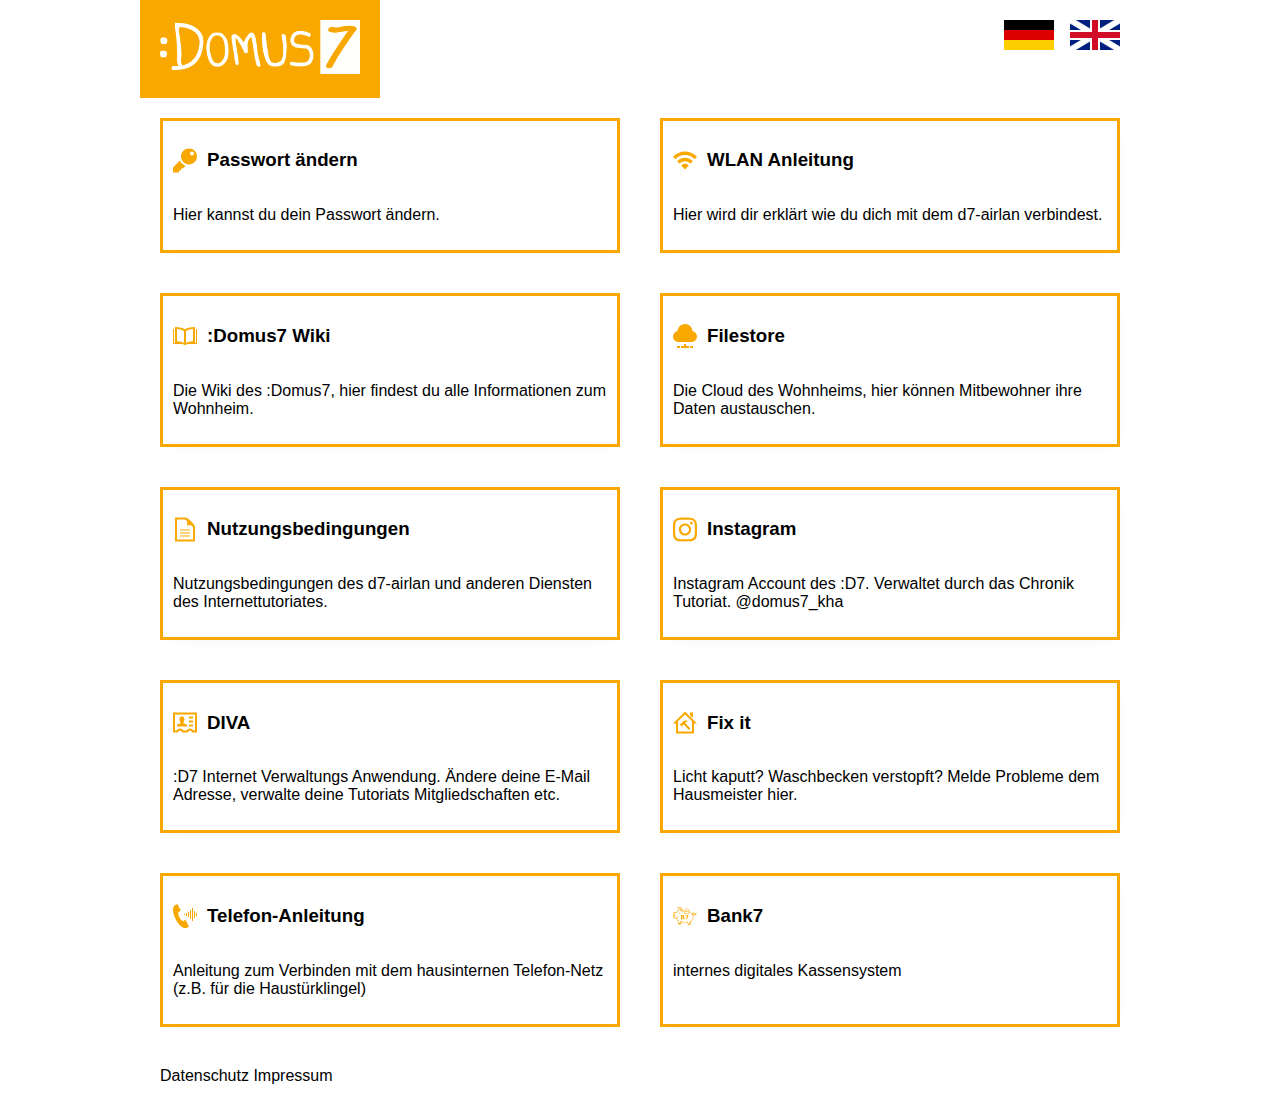
<file: index.html>
<!DOCTYPE html>
<html>

<head>
    <meta charset="utf-8">
    <meta name="description" content="Sammlung wichtiger Links zu Diensten, welche im :Domus7 benötigt werden." />
    <meta name="robots" content="index, nofollow" />
    <meta name="keywords"
        content="Wichtige Links Domus7, Important Links Domus7, Links Domus7, WLAN Domus7, WiFi Domus7, Wi-FI Domus7" />
    <link rel="stylesheet" type="text/css" href="main.css">
    <meta name="viewport" content="width=device-width, initial-scale=1.0, user-scalable=no">

    <title>:Domus7 - Wichtige Links</title>
</head>

<body>
    <div class="header">
        <div class="logo">
            <img src="images/logo-domus7.png" class="logo-image"></img>
        </div>
        <div class="languages">
            <div>
                <img id="german" alt="Deutsch" src="images/german.png" width="50px">
            </div>
            <div>
                <img id="english" alt="Englisch" src="images/english.png" width="50px">
            </div>
        </div>
    </div>


    <div class="cards">
        <div class="card">
            <a href="https://start.d7.whka.de/public/request-password-reset" target="_blank" class="rounded p3">
                <div class="card-header">
                    <img src="images/icons/password.svg" class="card-image"></img>

                    <h3 class="card-title">
                        <span class="eng">Change Password</span>
                        <span class="ger">Passwort ändern</span>
                    </h3>
                </div>

                <p class="description">
                    <span class="eng">Change your password on this site.</span>
                    <span class="ger">Hier kannst du dein Passwort ändern.</span>
                </p>
            </a>
        </div>

        <div class="card">
            <a href="https://start.d7.whka.de/public/dial-in" target="_blank" class="rounded p3">
                <div class="card-header">
                    <img src="images/icons/wifi.svg" class="card-image"></img>

                    <h3 class="card-title">
                        <span class="eng">WiFi Tutorial</span>
                        <span class="ger">WLAN Anleitung</span>
                    </h3>
                </div>

                <p class="description">
                    <span class="eng">
                        Here's how you connect with the d7-airlan wifi.
                    </span>
                    <span class="ger">
                        Hier wird dir erklärt wie du dich mit dem d7-airlan verbindest.
                    </span>
                </p>
            </a>
        </div>

        <div class="card">
            <a href="https://wiki.d7.whka.de" target="_blank" class="rounded p3">
                <div class="card-header">
                    <img src="images/icons/wiki.svg" class="card-image"></img>

                    <h3 class="card-title">:Domus7 Wiki</h3>
                </div>
               
                <p class="description">
                    <span class="eng">
                        The wiki of :Domus7, here you will find all information about the dorm.
                    </span>
                    <span class="ger">
                        Die Wiki des :Domus7, hier findest du alle Informationen zum Wohnheim.
                    </span>
                </p>
            </a>
        </div>


        <div class="card">
            <a href="https://filestore.d7.whka.de" target="_blank" class="rounded p3">
                <div class="card-header">
                    <img src="images/icons/cloud.svg" class="card-image"></img>
                    <h3 class="card-title">Filestore</h3>
                </div>

                <p class="description">
                    <span class="eng">The dorm cloud, where roommates can exchange their data.</span>
                    <span class="ger">Die Cloud des Wohnheims, hier können Mitbewohner ihre Daten austauschen.</span>
                </p>
            </a>
        </div>

        <div class="card">
            <a href="https://info.domus7.org/Nutzungsbedingungen.pdf" target="_blank" class="rounded p3">
                <div class="card-header">
                    <img src="images/icons/terms.svg" class="card-image"></img>

                    <h3 class="card-title">
                        <span class="eng">Terms of Use</span>
                        <span class="ger">Nutzungsbedingungen</span>
                    </h3>
                </div>

                <p class="description">
                    <span class="eng">Terms of use for d7-airlan and other services from the Internettuoriat (only in
                        German).</span>
                    <span class="ger">Nutzungsbedingungen des d7-airlan und anderen Diensten des
                        Internettutoriates.</span>
                </p>
            </a>
        </div>

        <div class="card">
            <a href="https://www.instagram.com/domus7_kha/" target="_blank" class="rounded p3">
                <div class="card-header">
                    <img src="images/icons/instagram.svg" class="card-image"></img>

                    <h3 class="card-title">Instagram</h3>
                </div>

                <p class="description">
                    <span class="eng">Instagram account of the :D7. Managed by de chronik tutoriat. @domus7_kha</span>
                    <span class="ger">Instagram Account des :D7. Verwaltet durch das Chronik Tutoriat.
                        @domus7_kha</span>
                </p>
            </a>
        </div>

        <div class="card">
            <a href="https://diva.d7.whka.de" target="_blank" class="rounded p3">
                <div class="card-header">
                    <img src="images/icons/diva_settings.svg" class="card-image"></img>
                    <h3 class="card-title">DIVA</h3>
                </div>

                <p class="description">
                    <span class="eng">:D7 Internet management tool. Change your E-Mail address, manage your tutoriat
                        membership etc.</span>
                    <span class="ger">:D7 Internet Verwaltungs Anwendung. Ändere deine E-Mail Adresse, verwalte deine
                        Tutoriats Mitgliedschaften etc.</span>
                </p>
            </a>
        </div>

        <div class="card">
            <a href="https://fix.d7.whka.de/" target="_blank" class="rounded p3">
                <div class="card-header">
                    <img src="images/icons/fix.svg" class="card-image"></img>
                    <h3 class="card-title">Fix it</h3>
                </div>
                
                <p class="description">
                    <span class="eng">Lightbulb broken? Sink clogged? Inform the housekeeper with this ticket
                        system.</span>
                    <span class="ger">Licht kaputt? Waschbecken verstopft? Melde Probleme dem Hausmeister hier.</span>
                </p>
            </a>
        </div>

        <div class="card">
            <a href="https://info.domus7.org/telefon" target="_blank" class="rounded p3">
                <div class="card-header">
                    <img src="images/icons/phone.svg" class="card-image"></img>
                    <h3 class="card-title">Telefon-Anleitung</h3>
                </div>
                <p class="description">
                    <span class="eng">How to connect to the internal phone network (e.g. to use the doorbell)</span>
                    <span class="ger">Anleitung zum Verbinden mit dem hausinternen Telefon-Netz (z.B. für die
                        Haustürklingel)</span>
                </p>
            </a>
        </div>

        <div class="card">
            <a href="https://bank.d7.whka.de" target="_blank" class="rounded p3">
                <div class="card-header">
                    <img src="images/icons/piggy_b7_v1.svg" class="card-image"></img>
                    <h3 class="card-title">Bank7</h3>
                </div>

                <p class="description">
                    <span class="eng">internal digital cash boxes</span>
                    <span class="ger">internes digitales Kassensystem</span>
                </p>
            </a>
        </div>


    </div>
    </div>
    <footer style="padding: 20px">
        <a href="/datenschutz.html">Datenschutz</a>
        <a href="/impressum.html">Impressum</a>
    </footer>
    <!-- JavaScript Import -->
    <script src="main.js"></script>
</body>

</html>
</file>
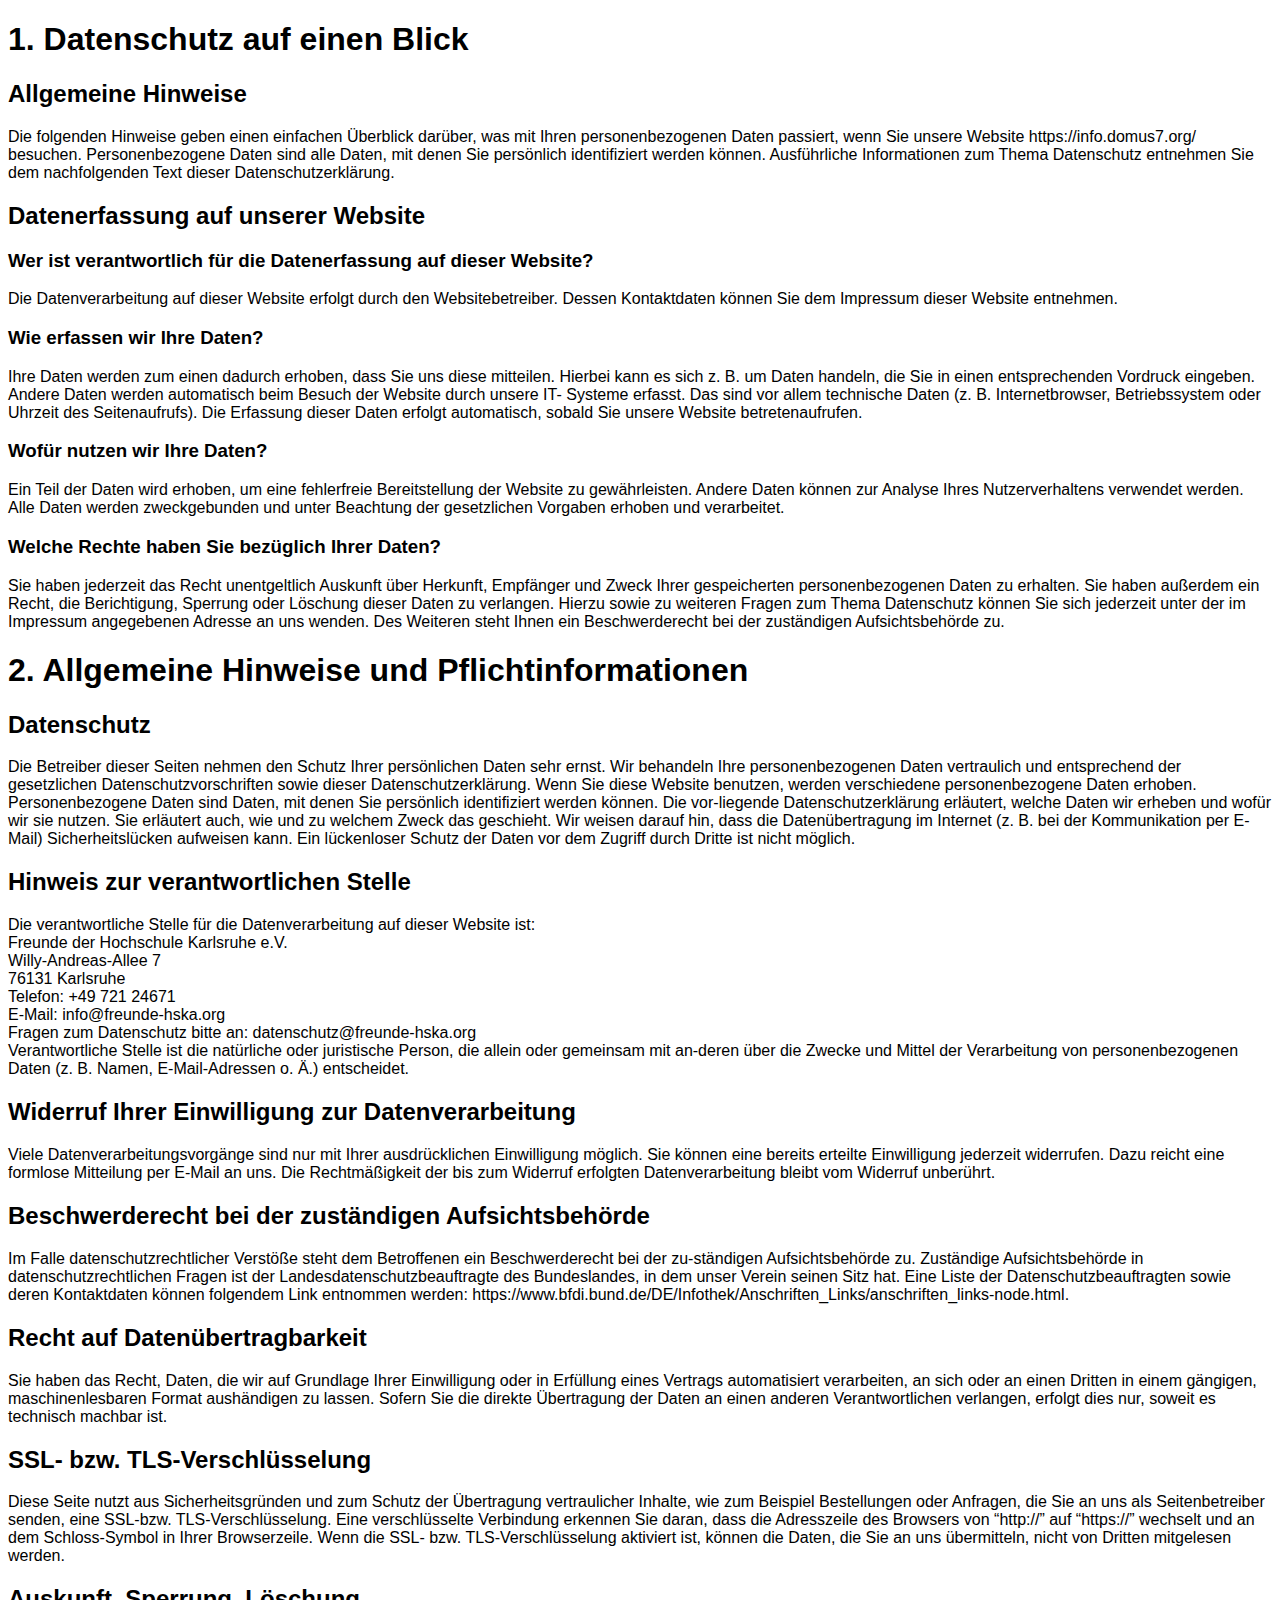
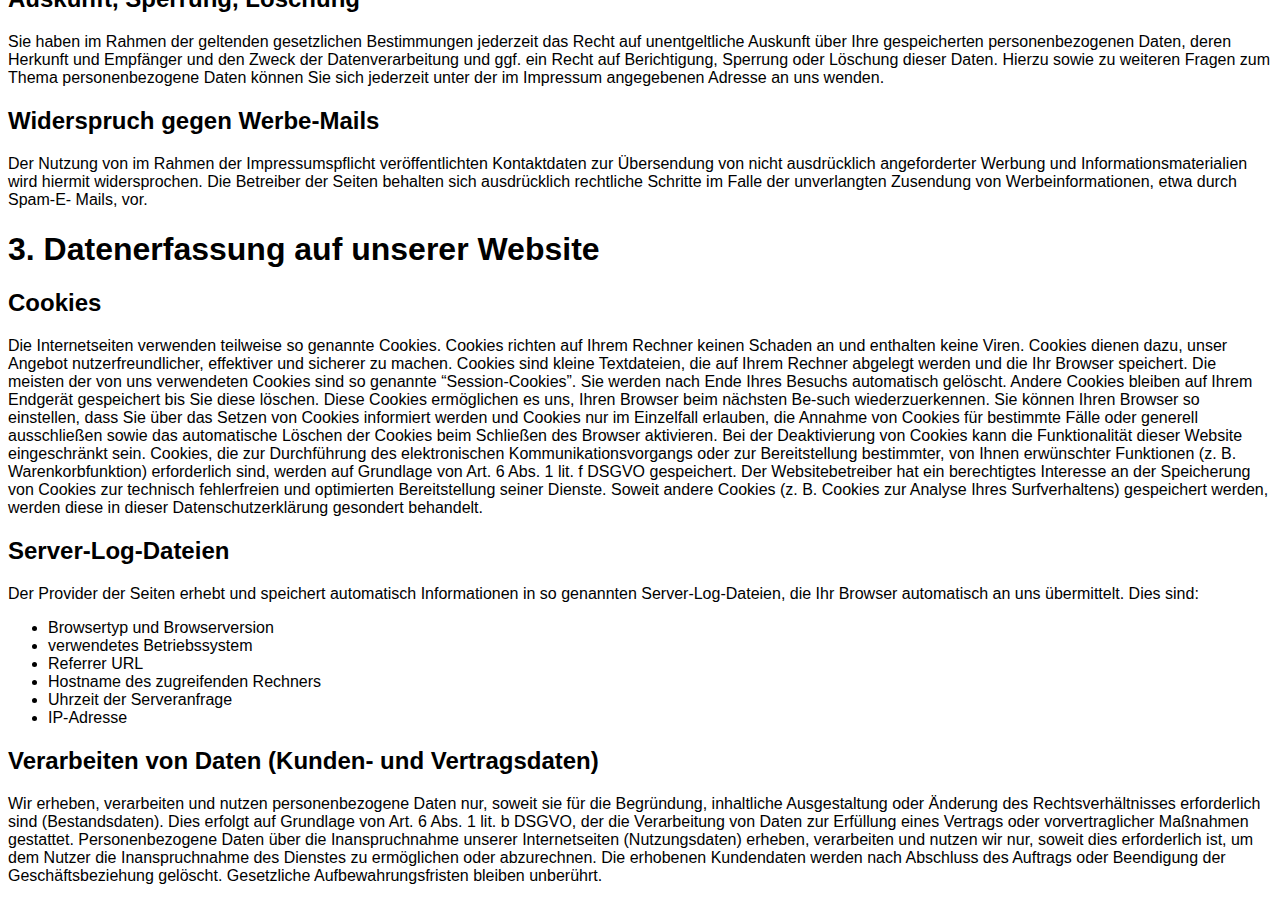
<file: datenschutz.html>
<!DOCTYPE html>
<html>
	<head>
		<title>Datenschutz - info.domus7.org</title>
		<meta charset="utf-8" />
		<style> body { font-family: "Arial"; } </style>
	</head>
	<body>
		<h1>1. Datenschutz auf einen Blick</h1>
		<h2>Allgemeine Hinweise</h2>
		<p>Die folgenden Hinweise geben einen einfachen Überblick darüber, was mit Ihren
		   personenbezogenen Daten passiert, wenn Sie unsere Website https://info.domus7.org/
		   besuchen. Personenbezogene Daten sind alle Daten, mit denen Sie persönlich identifiziert
		   werden können. Ausführliche Informationen zum Thema Datenschutz entnehmen Sie
		   dem nachfolgenden Text dieser Datenschutzerklärung.</p>
		<h2>Datenerfassung auf unserer Website</h2>
		<h3>Wer ist verantwortlich für die Datenerfassung auf dieser Website?</h3>
		<p>Die Datenverarbeitung auf dieser Website erfolgt durch den Websitebetreiber. Dessen
         	   Kontaktdaten können Sie dem Impressum dieser Website entnehmen.</p>
		<h3>Wie erfassen wir Ihre Daten?</h3>
		<p>Ihre Daten werden zum einen dadurch erhoben, dass Sie uns diese mitteilen. Hierbei kann
		   es sich z. B. um Daten handeln, die Sie in einen entsprechenden Vordruck
		   eingeben. Andere Daten werden automatisch beim Besuch der Website durch unsere IT-
		   Systeme erfasst. Das sind vor allem technische Daten (z. B. Internetbrowser, Betriebssystem
		   oder Uhrzeit des Seitenaufrufs). Die Erfassung dieser Daten erfolgt automatisch, sobald Sie
		   unsere Website betretenaufrufen.</p>
		<h3>Wofür nutzen wir Ihre Daten?</h3>
		<p>Ein Teil der Daten wird erhoben, um eine fehlerfreie Bereitstellung der Website zu
		   gewährleisten. Andere Daten können zur Analyse Ihres Nutzerverhaltens verwendet werden.
		   Alle Daten werden zweckgebunden und unter Beachtung der gesetzlichen Vorgaben
		   erhoben und verarbeitet.</p>
		<h3>Welche Rechte haben Sie bezüglich Ihrer Daten?</h3>
		<p>Sie haben jederzeit das Recht unentgeltlich Auskunft über Herkunft, Empfänger und Zweck
		   Ihrer gespeicherten personenbezogenen Daten zu erhalten. Sie haben außerdem ein Recht,
		   die Berichtigung, Sperrung oder Löschung dieser Daten zu verlangen. Hierzu sowie zu
		   weiteren Fragen zum Thema Datenschutz können Sie sich jederzeit unter der im Impressum
		   angegebenen Adresse an uns wenden. Des Weiteren steht Ihnen ein Beschwerderecht bei
		   der zuständigen Aufsichtsbehörde zu.</p>
		
		<h1>2. Allgemeine Hinweise und Pflichtinformationen</h2>
		<h2>Datenschutz</h2>
		<p>Die Betreiber dieser Seiten nehmen den Schutz Ihrer persönlichen Daten sehr ernst. Wir
		   behandeln Ihre personenbezogenen Daten vertraulich und entsprechend der gesetzlichen
		   Datenschutzvorschriften sowie dieser Datenschutzerklärung. Wenn Sie diese Website
		   benutzen, werden verschiedene personenbezogene Daten erhoben. Personenbezogene
		   Daten sind Daten, mit denen Sie persönlich identifiziert werden können. Die vor-liegende
		   Datenschutzerklärung erläutert, welche Daten wir erheben und wofür wir sie nutzen. Sie
		   erläutert auch, wie und zu welchem Zweck das geschieht. Wir weisen darauf hin, dass die
		   Datenübertragung im Internet (z. B. bei der Kommunikation per E-Mail) Sicherheitslücken
		   aufweisen kann. Ein lückenloser Schutz der Daten vor dem Zugriff durch Dritte ist nicht
		   möglich.</p>
		<h2>Hinweis zur verantwortlichen Stelle</h2>
		<p>Die verantwortliche Stelle für die Datenverarbeitung auf dieser Website ist:<br>
		   Freunde der Hochschule Karlsruhe e.V.<br>
		   Willy-Andreas-Allee 7<br>
		   76131 Karlsruhe<br>
		   Telefon: +49 721 24671<br>
		   E-Mail: info@freunde-hska.org<br>
		  Fragen zum Datenschutz bitte an: datenschutz@freunde-hska.org<br>
		  Verantwortliche Stelle ist die natürliche oder juristische Person, die allein oder gemeinsam
		  mit an-deren über die Zwecke und Mittel der Verarbeitung von personenbezogenen Daten
		  (z. B. Namen, E-Mail-Adressen o. Ä.) entscheidet.</p>
		<h2>Widerruf Ihrer Einwilligung zur Datenverarbeitung</h2>
		<p>Viele Datenverarbeitungsvorgänge sind nur mit Ihrer ausdrücklichen Einwilligung möglich.
		   Sie können eine bereits erteilte Einwilligung jederzeit widerrufen. Dazu reicht eine formlose
		   Mitteilung per E-Mail an uns. Die Rechtmäßigkeit der bis zum Widerruf erfolgten
		   Datenverarbeitung bleibt vom Widerruf unberührt.</p>
		<h2>Beschwerderecht bei der zuständigen Aufsichtsbehörde</h2>
		<p>Im Falle datenschutzrechtlicher Verstöße steht dem Betroffenen ein Beschwerderecht bei
		   der zu-ständigen Aufsichtsbehörde zu. Zuständige Aufsichtsbehörde in
		   datenschutzrechtlichen Fragen ist der Landesdatenschutzbeauftragte des Bundeslandes, in
		   dem unser Verein seinen Sitz hat. Eine Liste der Datenschutzbeauftragten sowie deren
		   Kontaktdaten können folgendem Link entnommen werden:
 		   https://www.bfdi.bund.de/DE/Infothek/Anschriften_Links/anschriften_links-node.html.</p>
		<h2>Recht auf Datenübertragbarkeit</h2>
		<p>Sie haben das Recht, Daten, die wir auf Grundlage Ihrer Einwilligung oder in Erfüllung eines
		   Vertrags automatisiert verarbeiten, an sich oder an einen Dritten in einem gängigen,
		   maschinenlesbaren Format aushändigen zu lassen. Sofern Sie die direkte Übertragung der
		   Daten an einen anderen Verantwortlichen verlangen, erfolgt dies nur, soweit es technisch
		   machbar ist.</p>
		<h2>SSL- bzw. TLS-Verschlüsselung</h2>
		<p>Diese Seite nutzt aus Sicherheitsgründen und zum Schutz der Übertragung vertraulicher
		   Inhalte, wie zum Beispiel Bestellungen oder Anfragen, die Sie an uns als Seitenbetreiber
		   senden, eine SSL-bzw. TLS-Verschlüsselung. Eine verschlüsselte Verbindung erkennen Sie
		   daran, dass die Adresszeile des Browsers von “http://” auf “https://” wechselt und an dem
		   Schloss-Symbol in Ihrer Browserzeile. Wenn die SSL- bzw. TLS-Verschlüsselung aktiviert ist,
		   können die Daten, die Sie an uns übermitteln, nicht von Dritten mitgelesen werden.</p>
		<h2>Auskunft, Sperrung, Löschung</h2>
		<p>Sie haben im Rahmen der geltenden gesetzlichen Bestimmungen jederzeit das Recht auf
		   unentgeltliche Auskunft über Ihre gespeicherten personenbezogenen Daten, deren Herkunft
		   und Empfänger und den Zweck der Datenverarbeitung und ggf. ein Recht auf Berichtigung,
		   Sperrung oder Löschung dieser Daten. Hierzu sowie zu weiteren Fragen zum Thema
  		   personenbezogene Daten können Sie sich jederzeit unter der im Impressum angegebenen
		   Adresse an uns wenden.</p>
		<h2>Widerspruch gegen Werbe-Mails</h2>
		<p>Der Nutzung von im Rahmen der Impressumspflicht veröffentlichten Kontaktdaten zur
		   Übersendung von nicht ausdrücklich angeforderter Werbung und Informationsmaterialien
		   wird hiermit widersprochen. Die Betreiber der Seiten behalten sich ausdrücklich rechtliche
		   Schritte im Falle der unverlangten Zusendung von Werbeinformationen, etwa durch Spam-E-
		   Mails, vor.</p>
		<h1>3. Datenerfassung auf unserer Website</h1>
		<h2>Cookies</h2>
		<p>Die Internetseiten verwenden teilweise so genannte Cookies. Cookies richten auf Ihrem
		   Rechner keinen Schaden an und enthalten keine Viren. Cookies dienen dazu, unser Angebot
		   nutzerfreundlicher, effektiver und sicherer zu machen. Cookies sind kleine Textdateien, die
		   auf Ihrem Rechner abgelegt werden und die Ihr Browser speichert. Die meisten der von uns
		   verwendeten Cookies sind so genannte “Session-Cookies”. Sie werden nach Ende Ihres
		   Besuchs automatisch gelöscht. Andere Cookies bleiben auf Ihrem Endgerät gespeichert bis
		   Sie diese löschen. Diese Cookies ermöglichen es uns, Ihren Browser beim nächsten Be-such
		   wiederzuerkennen. Sie können Ihren Browser so einstellen, dass Sie über das Setzen von
		   Cookies informiert werden und Cookies nur im Einzelfall erlauben, die Annahme von Cookies
		   für bestimmte Fälle oder generell ausschließen sowie das automatische Löschen der Cookies
		   beim Schließen des Browser aktivieren. Bei der Deaktivierung von Cookies kann die
		   Funktionalität dieser Website eingeschränkt sein. Cookies, die zur Durchführung des
		   elektronischen Kommunikationsvorgangs oder zur Bereitstellung bestimmter, von Ihnen
		   erwünschter Funktionen (z. B. Warenkorbfunktion) erforderlich sind, werden auf Grundlage
		   von Art. 6 Abs. 1 lit. f DSGVO gespeichert. Der Websitebetreiber hat ein berechtigtes
		   Interesse an der Speicherung von Cookies zur technisch fehlerfreien und optimierten
		   Bereitstellung seiner Dienste. Soweit andere Cookies (z. B. Cookies zur Analyse Ihres
		   Surfverhaltens) gespeichert werden, werden diese in dieser Datenschutzerklärung gesondert
		   behandelt.</p>
		<h2>Server-Log-Dateien</h2>
		<p>Der Provider der Seiten erhebt und speichert automatisch Informationen in so genannten
		   Server-Log-Dateien, die Ihr Browser automatisch an uns übermittelt. Dies sind:
		   <ul>
			   <li>Browsertyp und Browserversion</li>
			   <li>verwendetes Betriebssystem</li>
			   <li>Referrer URL</li>
			   <li>Hostname des zugreifenden Rechners</li>
			   <li>Uhrzeit der Serveranfrage</li>
			   <li>IP-Adresse</li>
		   </ul></p>
		<h2>Verarbeiten von Daten (Kunden- und Vertragsdaten)</h2>
		<p>Wir erheben, verarbeiten und nutzen personenbezogene Daten nur, soweit sie für die
		   Begründung, inhaltliche Ausgestaltung oder Änderung des Rechtsverhältnisses erforderlich
		   sind (Bestandsdaten). Dies erfolgt auf Grundlage von Art. 6 Abs. 1 lit. b DSGVO, der die
		   Verarbeitung von Daten zur Erfüllung eines Vertrags oder vorvertraglicher Maßnahmen
		   gestattet. Personenbezogene Daten über die Inanspruchnahme unserer Internetseiten
	           (Nutzungsdaten) erheben, verarbeiten und nutzen wir nur, soweit dies erforderlich ist, um
		   dem Nutzer die Inanspruchnahme des Dienstes zu ermöglichen oder abzurechnen. Die
		   erhobenen Kundendaten werden nach Abschluss des Auftrags oder Beendigung der
		   Geschäftsbeziehung gelöscht. Gesetzliche Aufbewahrungsfristen bleiben unberührt.</p>
	</body>
</html>
</file>
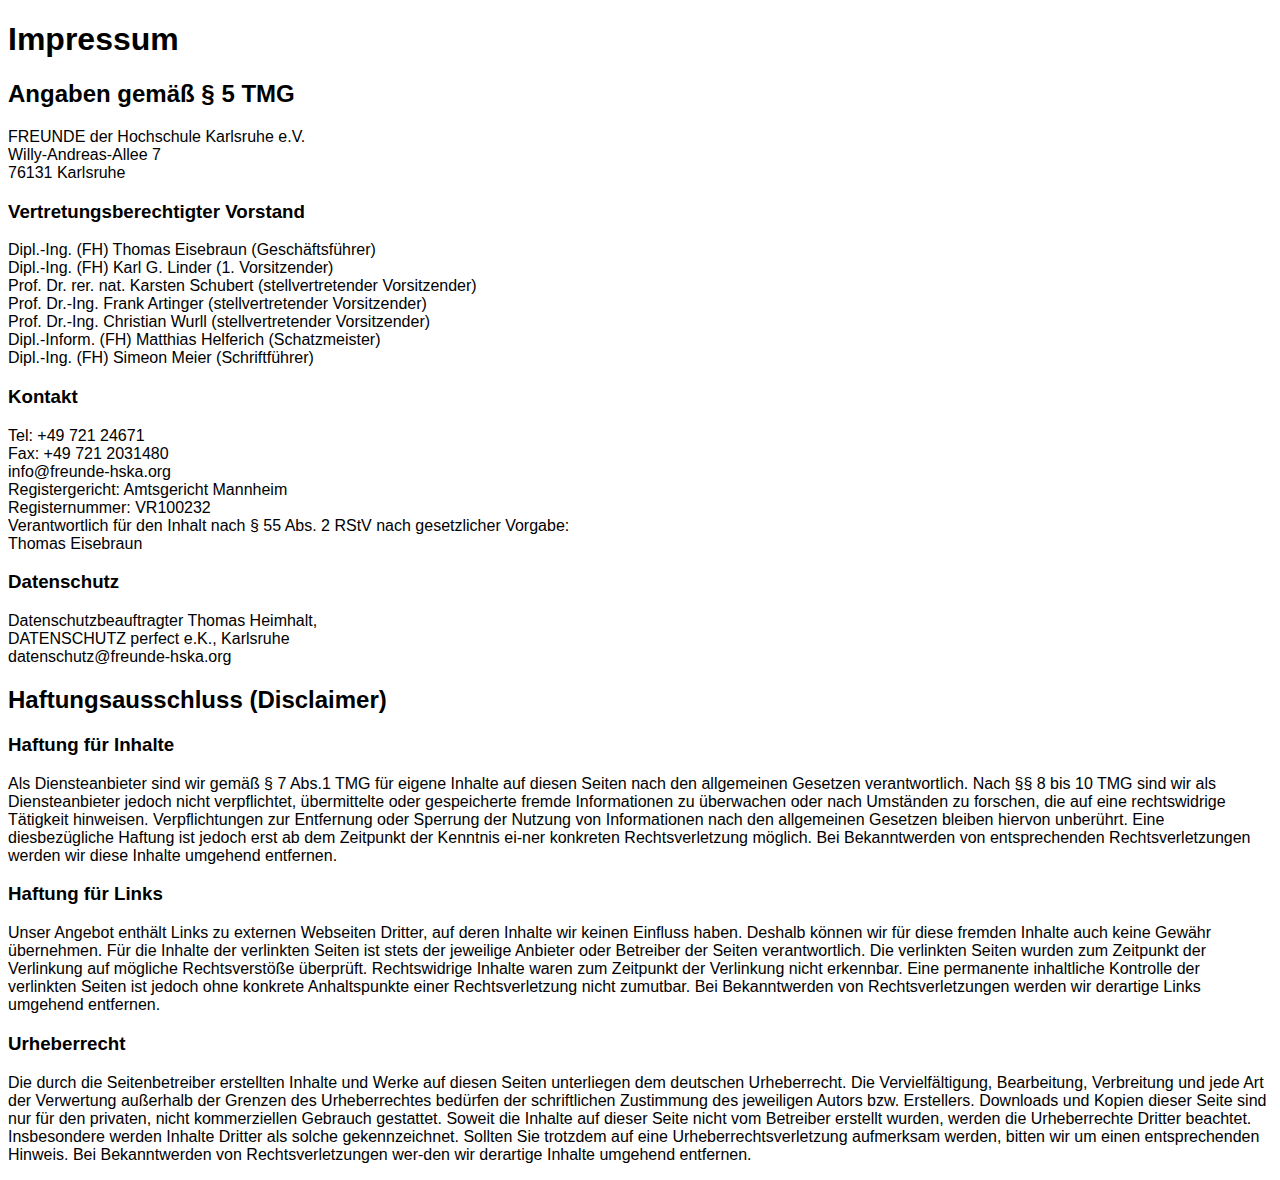
<file: impressum.html>
<!DOCTYPE html>
<html>
	<head>
		<title>Impressum - info.domus7.org</title>
		<style>
 			body { font-family: "Arial"; }
		</style>
		<meta charset="utf-8">
	</head>
	<body>
		<h1>Impressum</h1>
		<h2>Angaben gemäß § 5 TMG</h2>
		<p>FREUNDE der Hochschule Karlsruhe e.V.<br>
		   Willy-Andreas-Allee 7<br>
		   76131 Karlsruhe</p>
		<h3>Vertretungsberechtigter Vorstand</h3>
		<p>Dipl.-Ing. (FH) Thomas Eisebraun (Geschäftsführer)<br>
		   Dipl.-Ing. (FH) Karl G. Linder (1. Vorsitzender)<br>
		   Prof. Dr. rer. nat. Karsten Schubert (stellvertretender Vorsitzender)<br>
		   Prof. Dr.-Ing. Frank Artinger (stellvertretender Vorsitzender)<br>
 		   Prof. Dr.-Ing. Christian Wurll (stellvertretender Vorsitzender)<br>
		   Dipl.-Inform. (FH) Matthias Helferich (Schatzmeister)<br>
		   Dipl.-Ing. (FH) Simeon Meier (Schriftführer)</p>
		<h3>Kontakt</h3>
		<p>Tel: +49 721 24671<br>
		   Fax: +49 721 2031480<br>
		   info@freunde-hska.org<br>
		   Registergericht: Amtsgericht Mannheim<br>
		   Registernummer: VR100232<br>
		   Verantwortlich für den Inhalt nach § 55 Abs. 2 RStV nach gesetzlicher Vorgabe:<br>
		   Thomas Eisebraun</p>
		<h3>Datenschutz</h3>
		<p>Datenschutzbeauftragter Thomas Heimhalt,<br>
		   DATENSCHUTZ perfect e.K., Karlsruhe<br>
		   datenschutz@freunde-hska.org</p>
		<h2>Haftungsausschluss (Disclaimer)</h2>
		<h3>Haftung für Inhalte</h3>
		<p>Als Diensteanbieter sind wir gemäß § 7 Abs.1 TMG für eigene Inhalte auf diesen Seiten nach
		   den allgemeinen Gesetzen verantwortlich. Nach §§ 8 bis 10 TMG sind wir als Diensteanbieter
		   jedoch nicht verpflichtet, übermittelte oder gespeicherte fremde Informationen zu
		   überwachen oder nach Umständen zu forschen, die auf eine rechtswidrige Tätigkeit
		   hinweisen. Verpflichtungen zur Entfernung oder Sperrung der Nutzung von Informationen
		   nach den allgemeinen Gesetzen bleiben hiervon unberührt. Eine diesbezügliche Haftung ist
		   jedoch erst ab dem Zeitpunkt der Kenntnis ei-ner konkreten Rechtsverletzung möglich. Bei
 		   Bekanntwerden von entsprechenden Rechtsverletzungen werden wir diese Inhalte
		   umgehend entfernen.</p>
		<h3>Haftung für Links</h3>
		<p>Unser Angebot enthält Links zu externen Webseiten Dritter, auf deren Inhalte wir keinen
		   Einfluss haben. Deshalb können wir für diese fremden Inhalte auch keine Gewähr
		   übernehmen. Für die Inhalte der verlinkten Seiten ist stets der jeweilige Anbieter oder
		   Betreiber der Seiten verantwortlich. Die verlinkten Seiten wurden zum Zeitpunkt der
		   Verlinkung auf mögliche Rechtsverstöße überprüft. Rechtswidrige Inhalte waren zum
		   Zeitpunkt der Verlinkung nicht erkennbar. Eine permanente inhaltliche Kontrolle der
		   verlinkten Seiten ist jedoch ohne konkrete Anhaltspunkte einer Rechtsverletzung nicht
		   zumutbar. Bei Bekanntwerden von Rechtsverletzungen werden wir derartige Links
		   umgehend entfernen.</p>
		<h3>Urheberrecht</h3>
		<p>Die durch die Seitenbetreiber erstellten Inhalte und Werke auf diesen Seiten unterliegen
		   dem deutschen Urheberrecht. Die Vervielfältigung, Bearbeitung, Verbreitung und jede Art
		   der Verwertung außerhalb der Grenzen des Urheberrechtes bedürfen der schriftlichen
		   Zustimmung des jeweiligen Autors bzw. Erstellers. Downloads und Kopien dieser Seite sind
		   nur für den privaten, nicht kommerziellen Gebrauch gestattet. Soweit die Inhalte auf dieser
		   Seite nicht vom Betreiber erstellt wurden, werden die Urheberrechte Dritter beachtet.
		   Insbesondere werden Inhalte Dritter als solche gekennzeichnet. Sollten Sie trotzdem auf
		   eine Urheberrechtsverletzung aufmerksam werden, bitten wir um einen entsprechenden
		   Hinweis. Bei Bekanntwerden von Rechtsverletzungen wer-den wir derartige Inhalte
		   umgehend entfernen.</p>
	</body>
</html>
</file>
<file: main.css>
:root {
  --bg: white;
  --text: black;
}

@media (prefers-color-scheme: dark) {
  :root {
    --bg: #212121;
    --text: #cfcfcf;
  }

  .logo-image {
    filter: invert(8%);
  }
}

html {
  min-height: 100%;
  background-color: var(--bg);
  color: var(--text);
  font-family: "Open Sans", sans-serif;
}

body {
    max-width: 1000px;
    margin: auto;
}

.header {
    display: flex;
    flex-direction: row;
}

.logo {
    background-color: #f9a800;
    margin: 0;
    padding: 20px;
    width: 200px;
}

.logo-image {
    width: 100%;
}

.languages {
  display: flex;
  flex-direction: row;
  justify-content: end;
  gap: 1em;
  margin: 20px;
  flex-grow: 1;
}

.languages img {
  cursor: pointer;
}

.cards {
    display: flex;
    flex-direction: row;
    flex-wrap: wrap;
}

.card {
    width: 400px;
    flex-grow: 1;
    border: 3px solid #f9a800;
    box-shadow: 2px 4px 15px -12px lightgray;
    padding: 10px;
    margin: 20px;
}

.card-header {
    display: flex;
    flex-direction: row;
}

.card-title {
    flex-grow: 1;
    padding-left: 10px;
}

.card-image {
    width: 24px;
}

h1, h2, h3, h4, h5, h6 {
  font-family: "Raleway", sans-serif;
}

a {
  all: unset;
  text-decoration: none;
  cursor: pointer;
}

.eng {
  display: none;
}
</file>
